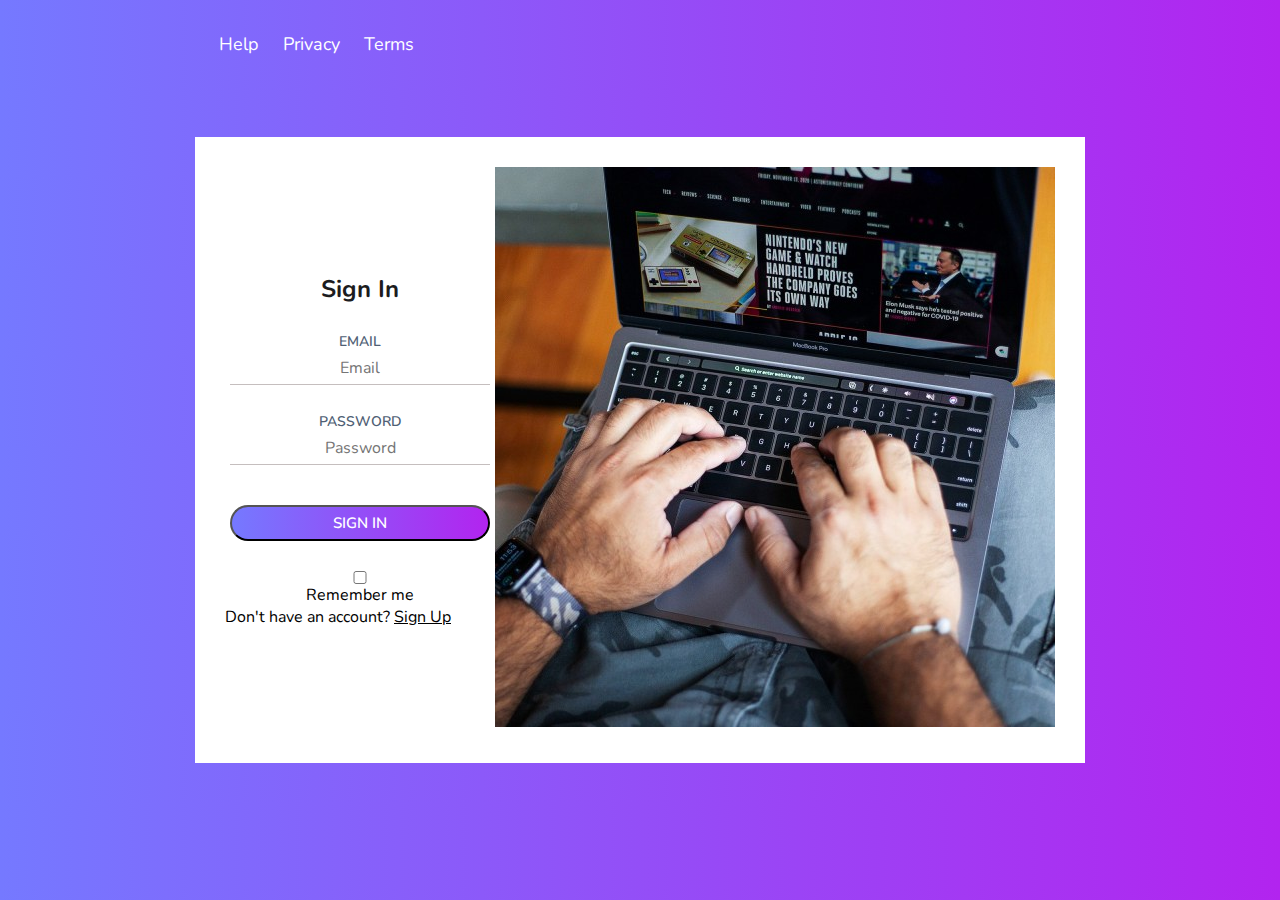
<file: index.html>
<!DOCTYPE html>
<html lang="en">
<head>
    <meta charset = "UTF-8" />
    <meta name="viewport"  content="width=device-width, initial-scale=1.0">
    <title>SignIn</title>
    <link rel="stylesheet" href="style.css">
    <link href="https://fonts.googleapis.com/css?family=Nunito:400,600,700,800&display=swap" rel="stylesheet">
</head>
<body>
    <header>
    <div class="header">
    
    <a class="active" href="#">Help</a>
    &nbsp;&nbsp;&nbsp;&nbsp;&nbsp;&nbsp;&nbsp;&nbsp;&nbsp;&nbsp;&nbsp;&nbsp;&nbsp;&nbsp;&nbsp;&nbsp;&nbsp;&nbsp;&nbsp;&nbsp;
    <a href="#">Privacy</a>
    &nbsp;&nbsp;&nbsp;&nbsp;&nbsp;&nbsp;&nbsp;&nbsp;&nbsp;&nbsp;&nbsp;&nbsp;&nbsp;&nbsp;&nbsp;&nbsp;&nbsp;&nbsp;&nbsp;&nbsp;
    <a href="#">Terms</a>
    &nbsp;&nbsp;&nbsp;&nbsp;&nbsp;&nbsp;&nbsp;&nbsp;&nbsp;&nbsp;&nbsp;&nbsp;&nbsp;&nbsp;&nbsp;&nbsp;&nbsp;&nbsp;&nbsp;&nbsp;&nbsp;&nbsp;&nbsp;&nbsp;&nbsp;&nbsp;&nbsp;&nbsp;&nbsp;&nbsp;&nbsp;&nbsp;&nbsp;&nbsp;&nbsp;&nbsp;&nbsp;&nbsp;&nbsp;&nbsp;&nbsp;&nbsp;&nbsp;&nbsp;&nbsp;&nbsp;&nbsp;&nbsp;&nbsp;&nbsp;&nbsp;&nbsp;&nbsp;&nbsp;&nbsp;&nbsp;&nbsp;&nbsp;&nbsp;&nbsp;&nbsp;&nbsp;&nbsp;&nbsp;&nbsp;&nbsp;&nbsp;&nbsp;&nbsp;&nbsp;&nbsp;&nbsp;&nbsp;&nbsp;&nbsp;&nbsp;&nbsp;&nbsp;&nbsp;&nbsp;&nbsp;&nbsp;&nbsp;&nbsp;&nbsp;&nbsp;&nbsp;&nbsp;&nbsp;&nbsp;&nbsp;&nbsp;&nbsp;&nbsp;&nbsp;&nbsp;&nbsp;&nbsp;&nbsp;&nbsp;&nbsp;&nbsp;&nbsp;&nbsp;&nbsp;&nbsp;&nbsp;&nbsp;&nbsp;&nbsp;&nbsp;&nbsp;&nbsp;&nbsp;&nbsp;&nbsp;&nbsp;&nbsp;&nbsp;&nbsp;
    </div>
    </div>
    </header>
    <div class="container">
        <div class="form">
            <form action="dashboard/dashboard.html" method="get">
                <h2>Sign In</h2>
                  <label>
                    <span>Email</span>
                    <input type="email" name="email" placeholder="Email" required>
                  </label>
                  <label>
                    <span>Password</span>
                    <input type="password" name="password" placeholder="Password" required>
                  </label>
                  <button type="submit" class="submit">Sign In </button>
                  <div class="remember">
                                    <label><input type="checkbox" name="">Remember me</label>
                        <div class="inputBx">
                        <p>Don't have an account? <a href="#">Sign Up</a></p>
                    </div>
                       
                </div>
            </form>
        </div>
            <div class="image">
            <img src="bg.jpg">
            </div>
    </div>
</body>
</html>
</file>
<file: style.css>
*{
  margin: 0;
  padding: 0;
  box-sizing: border-box;
  font-family: 'Nunito', sans-serif;
}
.header {
  overflow: hidden;
  padding: 20px 10px;
  text-align: right;
}
.header a {
  float: left;
  color: white;
  text-align: center;
  padding: 12px;
  text-decoration: none;
  font-size: 18px;
  line-height: 25px;
  border-radius: 4px;
}

.header a:hover {
  background-color: #ddd;
  color: black;
}

body{
  display: flex;
  justify-content: center;
  align-items: center;
  background: -webkit-linear-gradient(left, #7579ff, #b224ef );
  font-family: 'Nunito', sans-serif;
}

a{
  color: black;
}

div.container{
  position: absolute;
  top: 50%;
  left: 50%;
  transform: translate(-50%,-50%);
  display:  flex;
  flex-direction: row;
  align-items: center;
  background-color: white;
  padding: 30px;
}

div.container div.form{
  width: 270px; 
}

div.container div.form h2{
  color: #1c1c1e;
  margin-bottom: 20px;
  text-align: center;
}

div.container div.form input{
  border:none;
  outline: none;
  background: none;
  border-radius: none;
  width: 100%;
  border-bottom: 1px solid rgba(109, 93, 93, 0.4);
}

inputBx{
  font-family: 'Nunito', sans-serif; 
  color: black;
}

label{
  display: block;
  width: 260px;
  margin: 25px auto 0;
  text-align: center;
}
label span{
  font-size: 14px;
  font-weight: 600;
  color: #505f75;
  text-transform: uppercase;
}
input{
  display: block;
  width: 100%;
  margin-top: 5px;
  font-size: 16px;
  padding-bottom: 5px;
  border-bottom: 1px solid rgba(109, 93, 93, 0.4);
  text-align: center;
  font-family: 'Nunito', sans-serif; 
}

button{
  display: block;
  margin: 0 auto;
  width: 260px;
  height: 36px;
  border-radius: 30px;
  color: #fff;
  font-size: 15px;
  cursor: pointer;
}

button{
  display: block;
  margin: 0 auto;
  width: 260px;
  height: 36px;
  border-radius: 30px;
  color: white;
  font-size: 15px;
  cursor: pointer;
}

.submit{
  margin-top: 40px;
  margin-bottom: 30px;
  text-transform: uppercase;
  font-weight: 600;
  font-family: 'Nunito', sans-serif;
  background: -webkit-linear-gradient(left, #7579ff, #b224ef);
}

.submit:hover{
  background: -webkit-linear-gradient(left, #b224ef, #7579ff);
}
</file>
